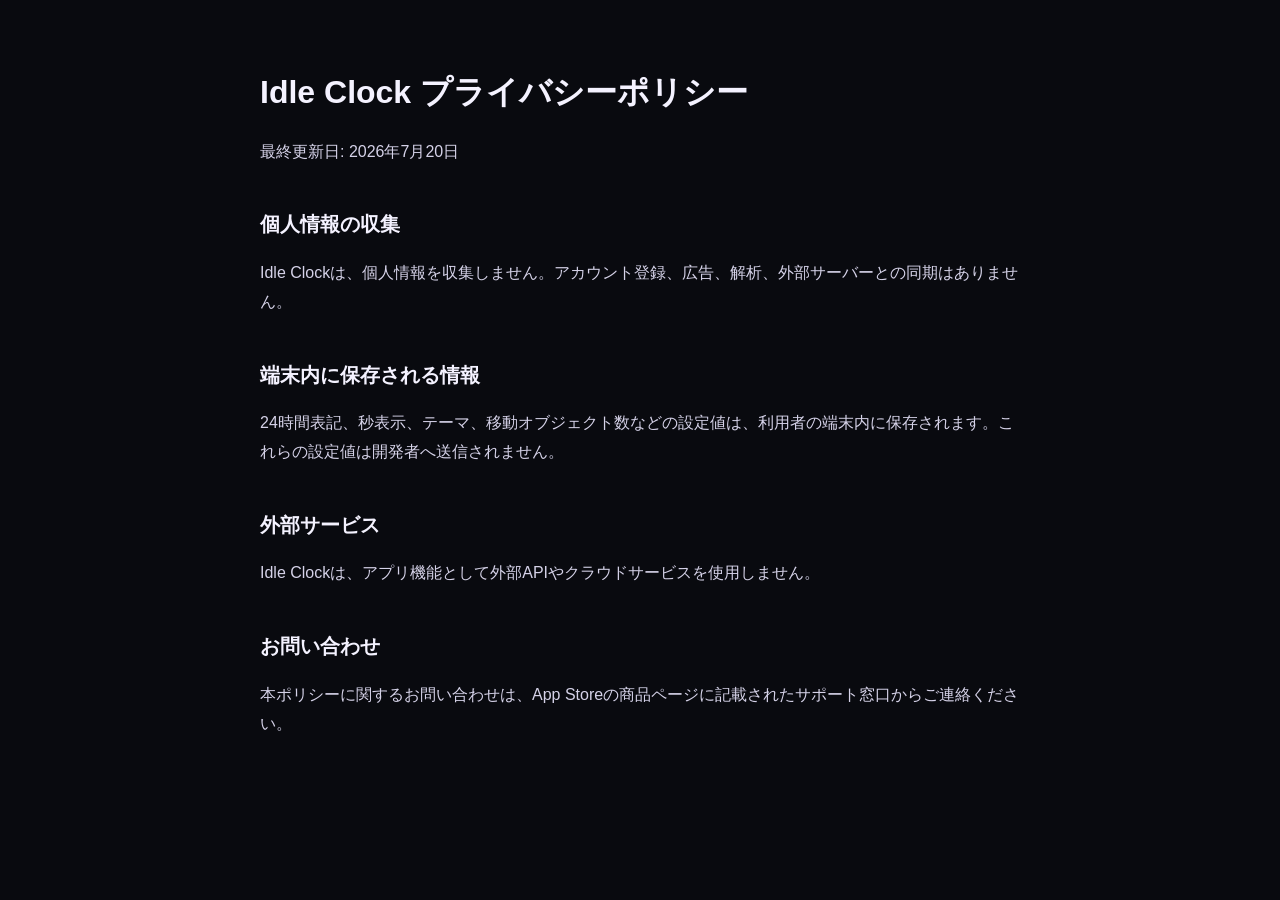
<file: store_assets/web/privacy.html>
<!doctype html>
<html lang="ja">
<head>
  <meta charset="utf-8">
  <meta name="viewport" content="width=device-width, initial-scale=1">
  <title>Idle Clock プライバシーポリシー</title>
  <style>
    body {
      margin: 0;
      color: #f4f2ff;
      background: #090a0f;
      font-family: -apple-system, BlinkMacSystemFont, "Hiragino Sans", "Helvetica Neue", sans-serif;
      line-height: 1.8;
    }
    main {
      max-width: 760px;
      margin: 0 auto;
      padding: 72px 24px;
    }
    h1 {
      margin: 0 0 24px;
      font-size: 32px;
      line-height: 1.3;
    }
    h2 {
      margin-top: 40px;
      font-size: 20px;
    }
    p, li {
      color: #d5d2e8;
      font-size: 16px;
    }
    a {
      color: #bfefff;
    }
  </style>
</head>
<body>
  <main>
    <h1>Idle Clock プライバシーポリシー</h1>
    <p>最終更新日: 2026年7月20日</p>

    <h2>個人情報の収集</h2>
    <p>Idle Clockは、個人情報を収集しません。アカウント登録、広告、解析、外部サーバーとの同期はありません。</p>

    <h2>端末内に保存される情報</h2>
    <p>24時間表記、秒表示、テーマ、移動オブジェクト数などの設定値は、利用者の端末内に保存されます。これらの設定値は開発者へ送信されません。</p>

    <h2>外部サービス</h2>
    <p>Idle Clockは、アプリ機能として外部APIやクラウドサービスを使用しません。</p>

    <h2>お問い合わせ</h2>
    <p>本ポリシーに関するお問い合わせは、App Storeの商品ページに記載されたサポート窓口からご連絡ください。</p>
  </main>
</body>
</html>
</file>
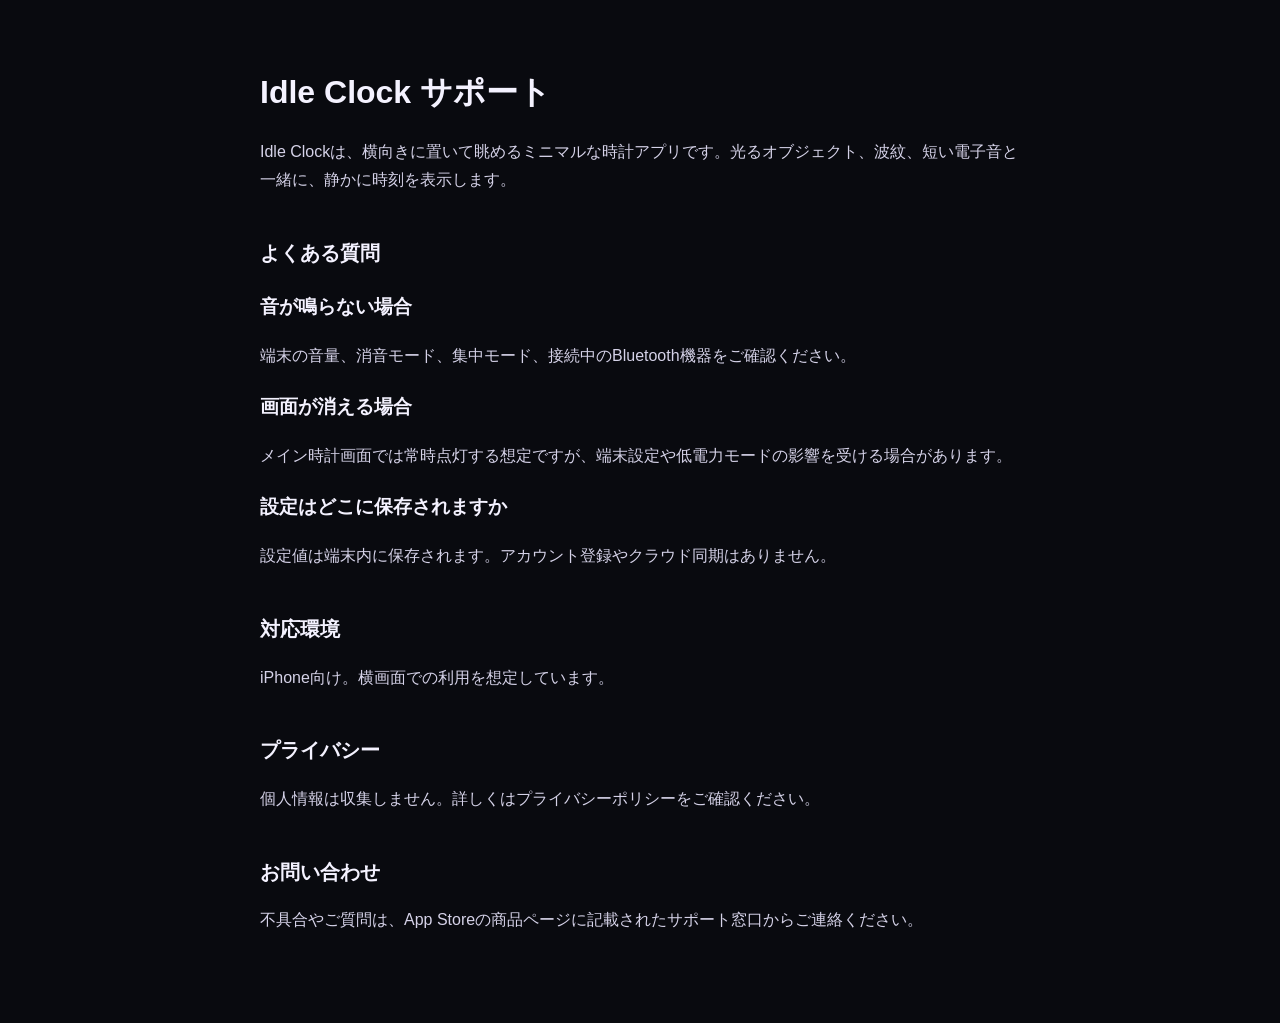
<file: store_assets/web/support.html>
<!doctype html>
<html lang="ja">
<head>
  <meta charset="utf-8">
  <meta name="viewport" content="width=device-width, initial-scale=1">
  <title>Idle Clock サポート</title>
  <style>
    body {
      margin: 0;
      color: #f4f2ff;
      background: #090a0f;
      font-family: -apple-system, BlinkMacSystemFont, "Hiragino Sans", "Helvetica Neue", sans-serif;
      line-height: 1.8;
    }
    main {
      max-width: 760px;
      margin: 0 auto;
      padding: 72px 24px;
    }
    h1 {
      margin: 0 0 24px;
      font-size: 32px;
      line-height: 1.3;
    }
    h2 {
      margin-top: 40px;
      font-size: 20px;
    }
    p, li {
      color: #d5d2e8;
      font-size: 16px;
    }
    a {
      color: #bfefff;
    }
  </style>
</head>
<body>
  <main>
    <h1>Idle Clock サポート</h1>
    <p>Idle Clockは、横向きに置いて眺めるミニマルな時計アプリです。光るオブジェクト、波紋、短い電子音と一緒に、静かに時刻を表示します。</p>

    <h2>よくある質問</h2>
    <h3>音が鳴らない場合</h3>
    <p>端末の音量、消音モード、集中モード、接続中のBluetooth機器をご確認ください。</p>

    <h3>画面が消える場合</h3>
    <p>メイン時計画面では常時点灯する想定ですが、端末設定や低電力モードの影響を受ける場合があります。</p>

    <h3>設定はどこに保存されますか</h3>
    <p>設定値は端末内に保存されます。アカウント登録やクラウド同期はありません。</p>

    <h2>対応環境</h2>
    <p>iPhone向け。横画面での利用を想定しています。</p>

    <h2>プライバシー</h2>
    <p>個人情報は収集しません。詳しくはプライバシーポリシーをご確認ください。</p>

    <h2>お問い合わせ</h2>
    <p>不具合やご質問は、App Storeの商品ページに記載されたサポート窓口からご連絡ください。</p>
  </main>
</body>
</html>
</file>
